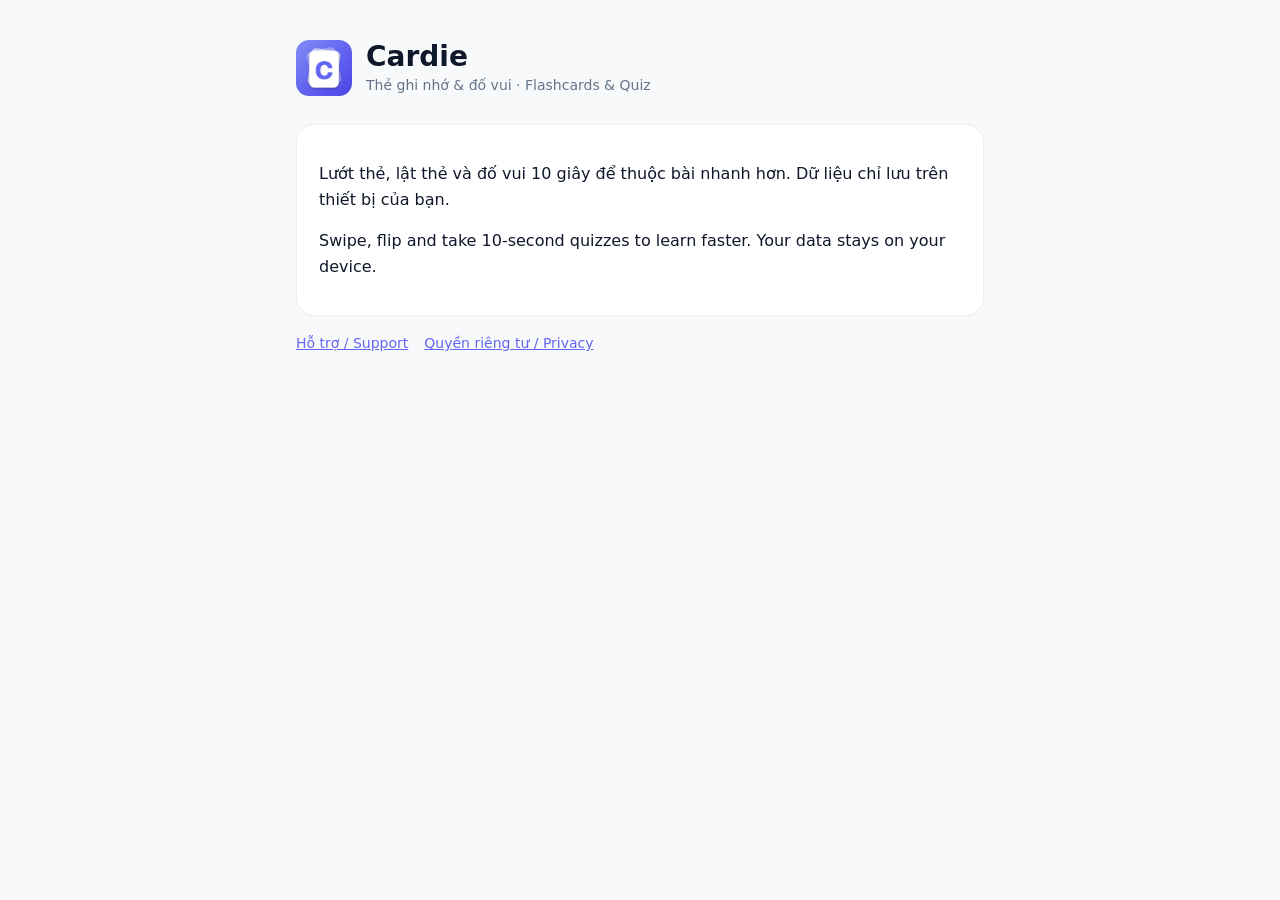
<file: index.html>
<!doctype html><html lang="vi"><head><meta charset="utf-8"><meta name="viewport" content="width=device-width,initial-scale=1">
<title>Cardie</title><link rel="stylesheet" href="style.css"></head><body><main>
<header><img src="logo.png" alt=""><div><h1>Cardie</h1><div class="muted">Thẻ ghi nhớ &amp; đố vui · Flashcards &amp; Quiz</div></div></header>
<section><p>Lướt thẻ, lật thẻ và đố vui 10 giây để thuộc bài nhanh hơn. Dữ liệu chỉ lưu trên thiết bị của bạn.</p>
<p>Swipe, flip and take 10-second quizzes to learn faster. Your data stays on your device.</p></section>
<nav><a href="support.html">Hỗ trợ / Support</a><a href="privacy.html">Quyền riêng tư / Privacy</a></nav>
</main></body></html>
</file>
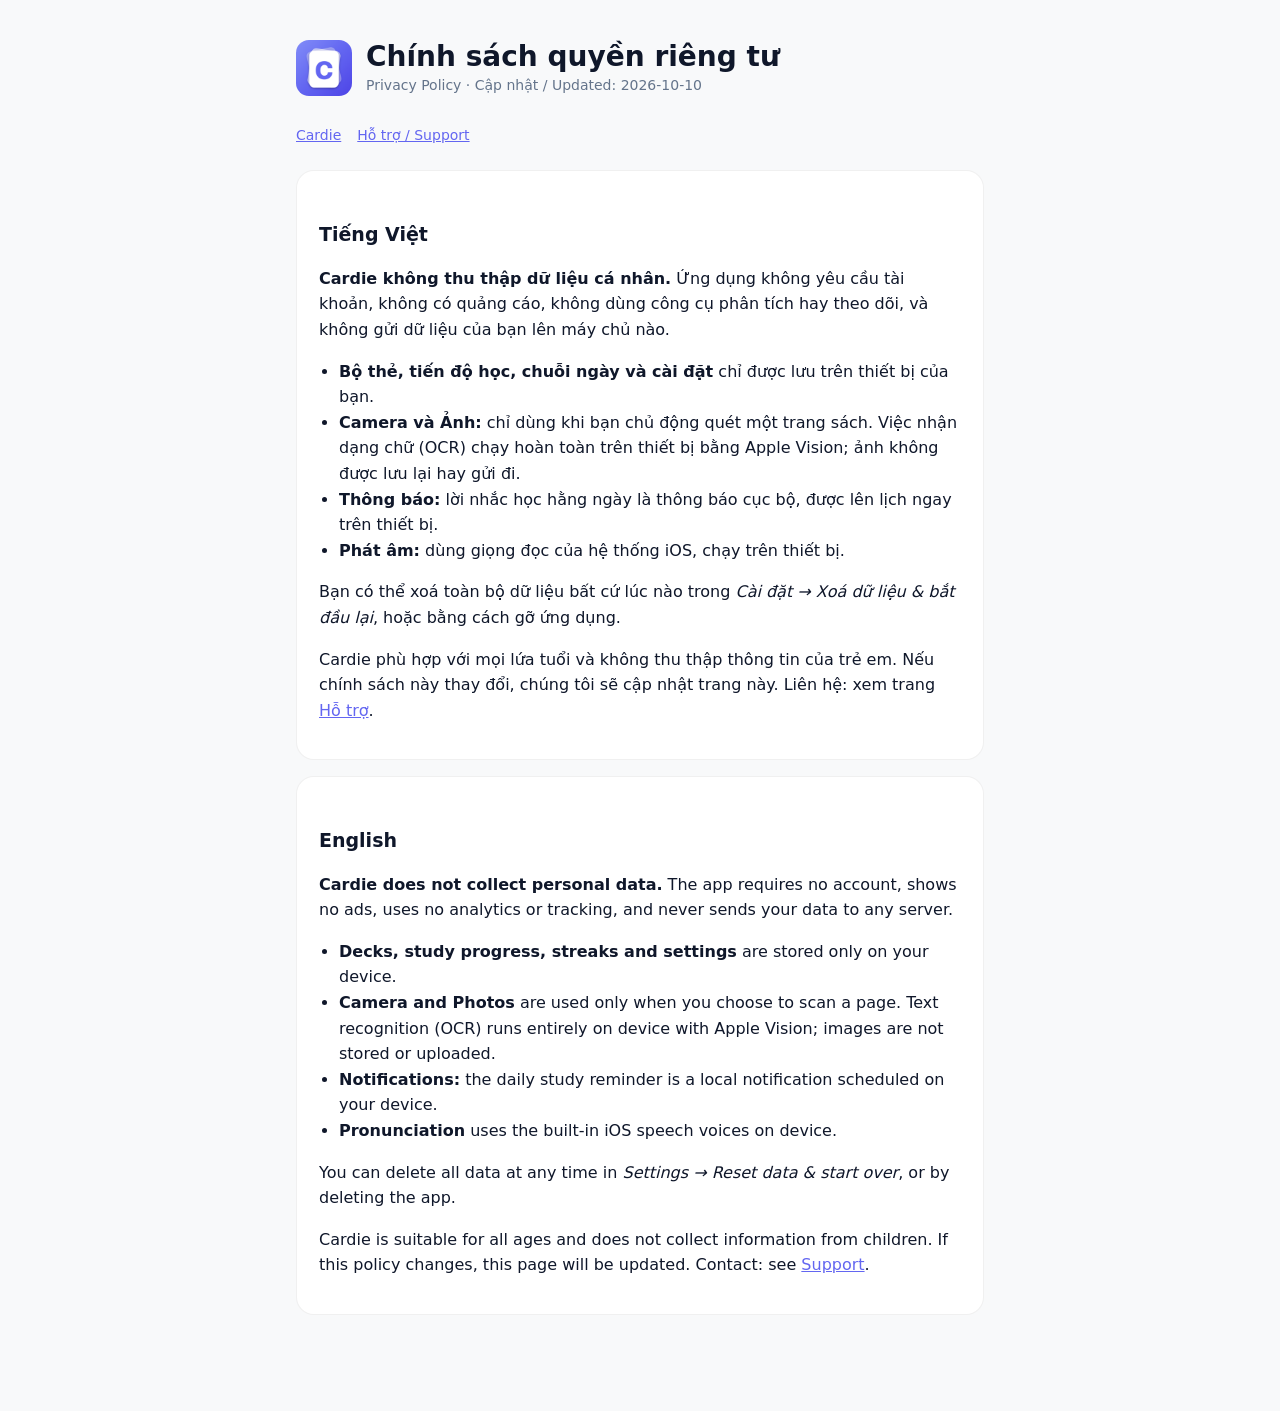
<file: privacy.html>
<!doctype html><html lang="vi"><head><meta charset="utf-8"><meta name="viewport" content="width=device-width,initial-scale=1">
<title>Cardie Privacy Policy</title><link rel="stylesheet" href="style.css"></head><body><main>
<header><img src="logo.png" alt=""><div><h1>Chính sách quyền riêng tư</h1><div class="muted">Privacy Policy · Cập nhật / Updated: 2026-10-10</div></div></header>
<nav><a href="index.html">Cardie</a><a href="support.html">Hỗ trợ / Support</a></nav>

<section><h2>Tiếng Việt</h2>
<p><b>Cardie không thu thập dữ liệu cá nhân.</b> Ứng dụng không yêu cầu tài khoản, không có quảng cáo, không dùng công cụ phân tích hay theo dõi, và không gửi dữ liệu của bạn lên máy chủ nào.</p>
<ul>
<li><b>Bộ thẻ, tiến độ học, chuỗi ngày và cài đặt</b> chỉ được lưu trên thiết bị của bạn.</li>
<li><b>Camera và Ảnh:</b> chỉ dùng khi bạn chủ động quét một trang sách. Việc nhận dạng chữ (OCR) chạy hoàn toàn trên thiết bị bằng Apple Vision; ảnh không được lưu lại hay gửi đi.</li>
<li><b>Thông báo:</b> lời nhắc học hằng ngày là thông báo cục bộ, được lên lịch ngay trên thiết bị.</li>
<li><b>Phát âm:</b> dùng giọng đọc của hệ thống iOS, chạy trên thiết bị.</li>
</ul>
<p>Bạn có thể xoá toàn bộ dữ liệu bất cứ lúc nào trong <i>Cài đặt → Xoá dữ liệu &amp; bắt đầu lại</i>, hoặc bằng cách gỡ ứng dụng.</p>
<p>Cardie phù hợp với mọi lứa tuổi và không thu thập thông tin của trẻ em. Nếu chính sách này thay đổi, chúng tôi sẽ cập nhật trang này. Liên hệ: xem trang <a href="support.html">Hỗ trợ</a>.</p></section>

<section><h2>English</h2>
<p><b>Cardie does not collect personal data.</b> The app requires no account, shows no ads, uses no analytics or tracking, and never sends your data to any server.</p>
<ul>
<li><b>Decks, study progress, streaks and settings</b> are stored only on your device.</li>
<li><b>Camera and Photos</b> are used only when you choose to scan a page. Text recognition (OCR) runs entirely on device with Apple Vision; images are not stored or uploaded.</li>
<li><b>Notifications:</b> the daily study reminder is a local notification scheduled on your device.</li>
<li><b>Pronunciation</b> uses the built-in iOS speech voices on device.</li>
</ul>
<p>You can delete all data at any time in <i>Settings → Reset data &amp; start over</i>, or by deleting the app.</p>
<p>Cardie is suitable for all ages and does not collect information from children. If this policy changes, this page will be updated. Contact: see <a href="support.html">Support</a>.</p></section>
</main></body></html>
</file>
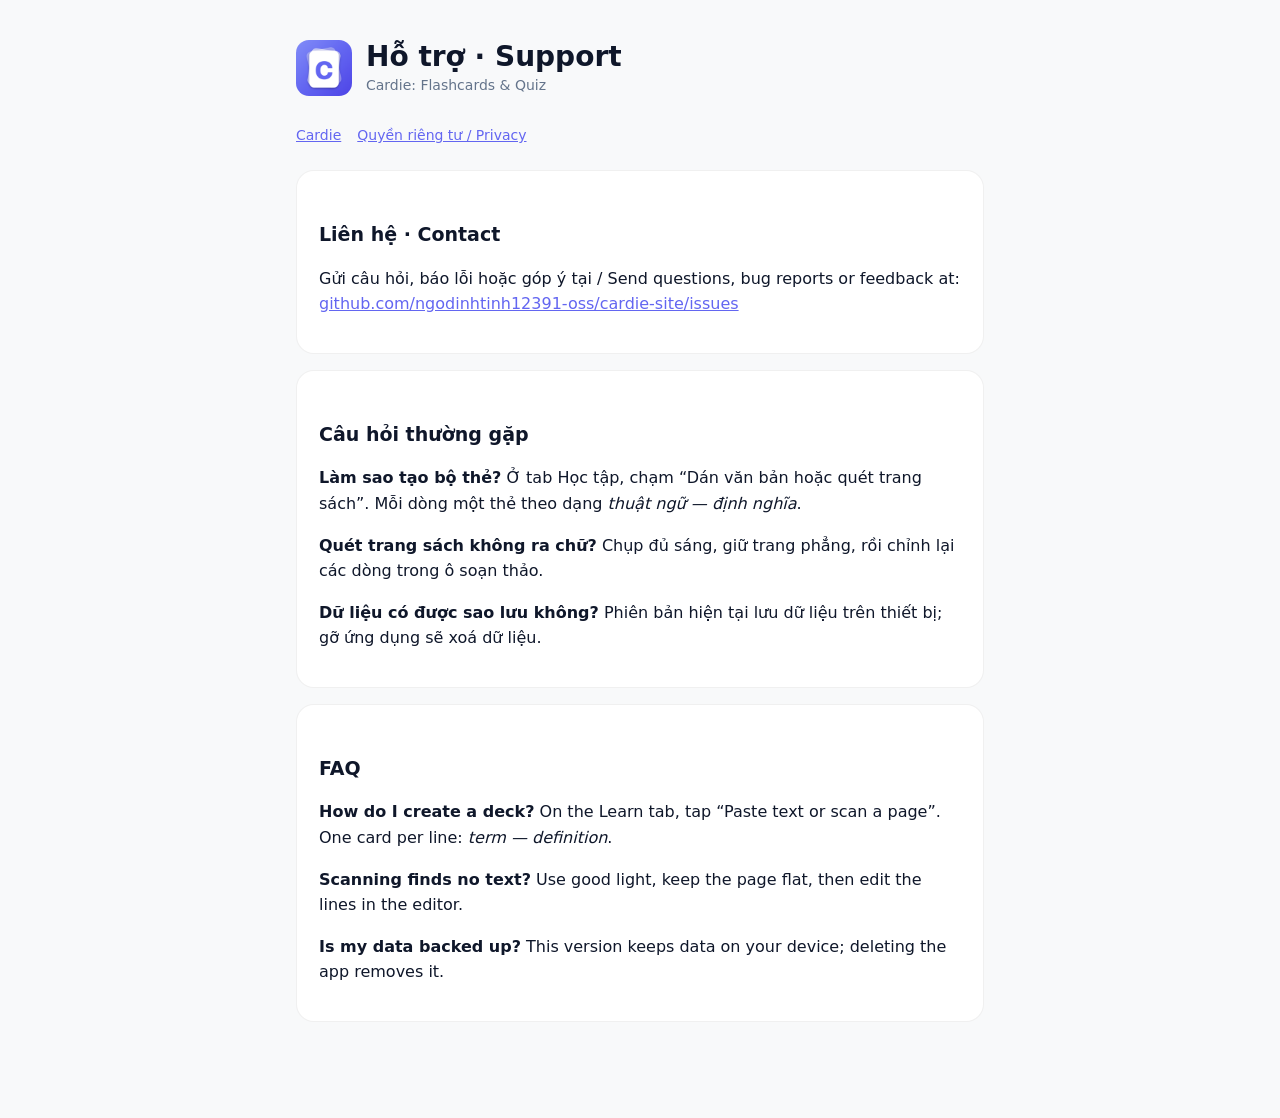
<file: support.html>
<!doctype html><html lang="vi"><head><meta charset="utf-8"><meta name="viewport" content="width=device-width,initial-scale=1">
<title>Cardie Support</title><link rel="stylesheet" href="style.css"></head><body><main>
<header><img src="logo.png" alt=""><div><h1>Hỗ trợ · Support</h1><div class="muted">Cardie: Flashcards &amp; Quiz</div></div></header>
<nav><a href="index.html">Cardie</a><a href="privacy.html">Quyền riêng tư / Privacy</a></nav>
<section><h2>Liên hệ · Contact</h2>
<p>Gửi câu hỏi, báo lỗi hoặc góp ý tại / Send questions, bug reports or feedback at:<br>
<a href="https://github.com/ngodinhtinh12391-oss/cardie-site/issues/new">github.com/ngodinhtinh12391-oss/cardie-site/issues</a></p></section>
<section><h2>Câu hỏi thường gặp</h2>
<p><b>Làm sao tạo bộ thẻ?</b> Ở tab Học tập, chạm “Dán văn bản hoặc quét trang sách”. Mỗi dòng một thẻ theo dạng <i>thuật ngữ — định nghĩa</i>.</p>
<p><b>Quét trang sách không ra chữ?</b> Chụp đủ sáng, giữ trang phẳng, rồi chỉnh lại các dòng trong ô soạn thảo.</p>
<p><b>Dữ liệu có được sao lưu không?</b> Phiên bản hiện tại lưu dữ liệu trên thiết bị; gỡ ứng dụng sẽ xoá dữ liệu.</p></section>
<section><h2>FAQ</h2>
<p><b>How do I create a deck?</b> On the Learn tab, tap “Paste text or scan a page”. One card per line: <i>term — definition</i>.</p>
<p><b>Scanning finds no text?</b> Use good light, keep the page flat, then edit the lines in the editor.</p>
<p><b>Is my data backed up?</b> This version keeps data on your device; deleting the app removes it.</p></section>
</main></body></html>
</file>
<file: style.css>
:root{--bg:#F8F9FA;--card:#fff;--text:#0F172A;--muted:#64748B;--accent:#6366F1;--border:rgba(0,0,0,.06)}
@media (prefers-color-scheme:dark){:root{--bg:#0E1116;--card:#1A1E26;--text:#F8FAFC;--muted:#94A3B8;--accent:#818CF8;--border:rgba(255,255,255,.08)}}
*{box-sizing:border-box}body{margin:0;background:var(--bg);color:var(--text);font:16px/1.6 -apple-system,"SF Pro Text","Be Vietnam Pro",system-ui,sans-serif}
main{max-width:720px;margin:0 auto;padding:40px 16px 80px}
header{display:flex;align-items:center;gap:14px;margin-bottom:28px}header img{width:56px;height:56px;border-radius:13px}
h1{font-size:28px;line-height:1.2;margin:0}h2{font-size:19px;margin:28px 0 8px}.muted{color:var(--muted);font-size:14px}
section{background:var(--card);border:1px solid var(--border);border-radius:18px;padding:20px 22px;margin-bottom:16px}
a{color:var(--accent)}nav{display:flex;gap:16px;margin:8px 0 24px;font-size:14px}ul{padding-left:20px}
</file>
